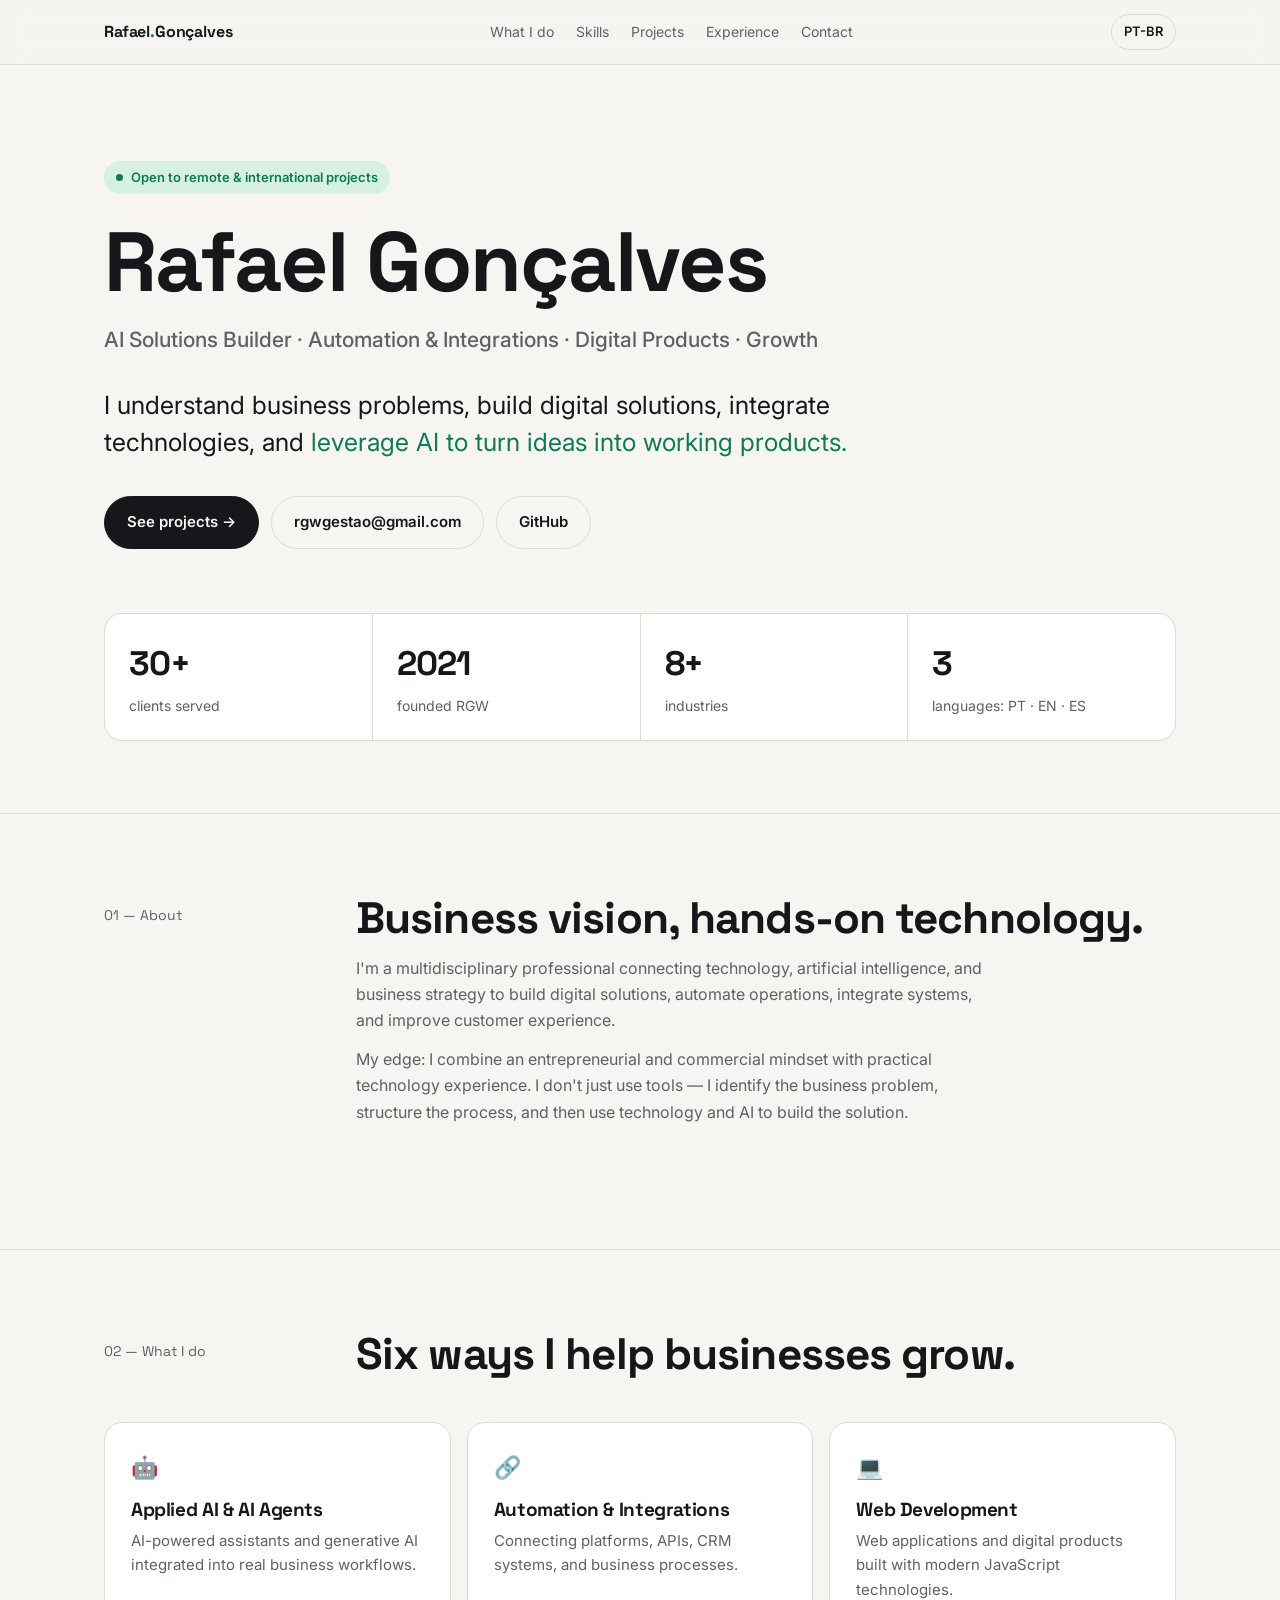
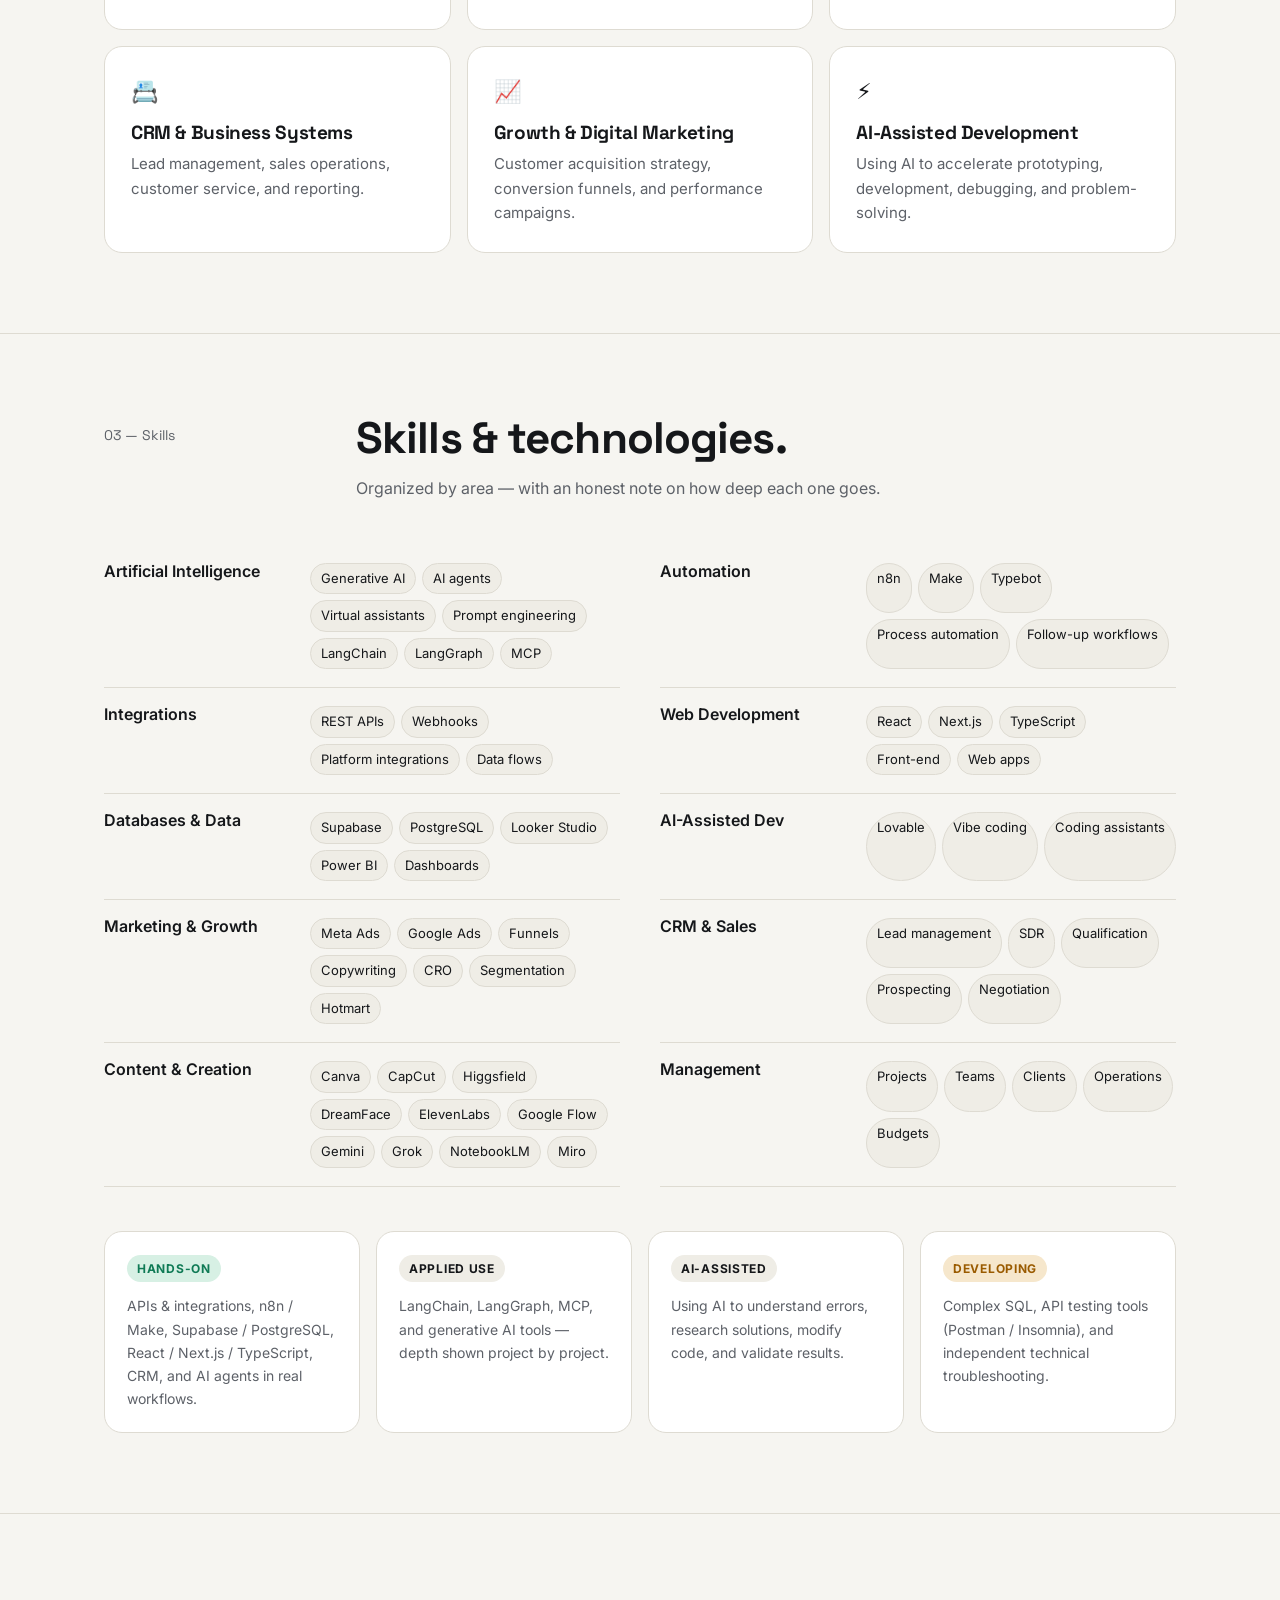
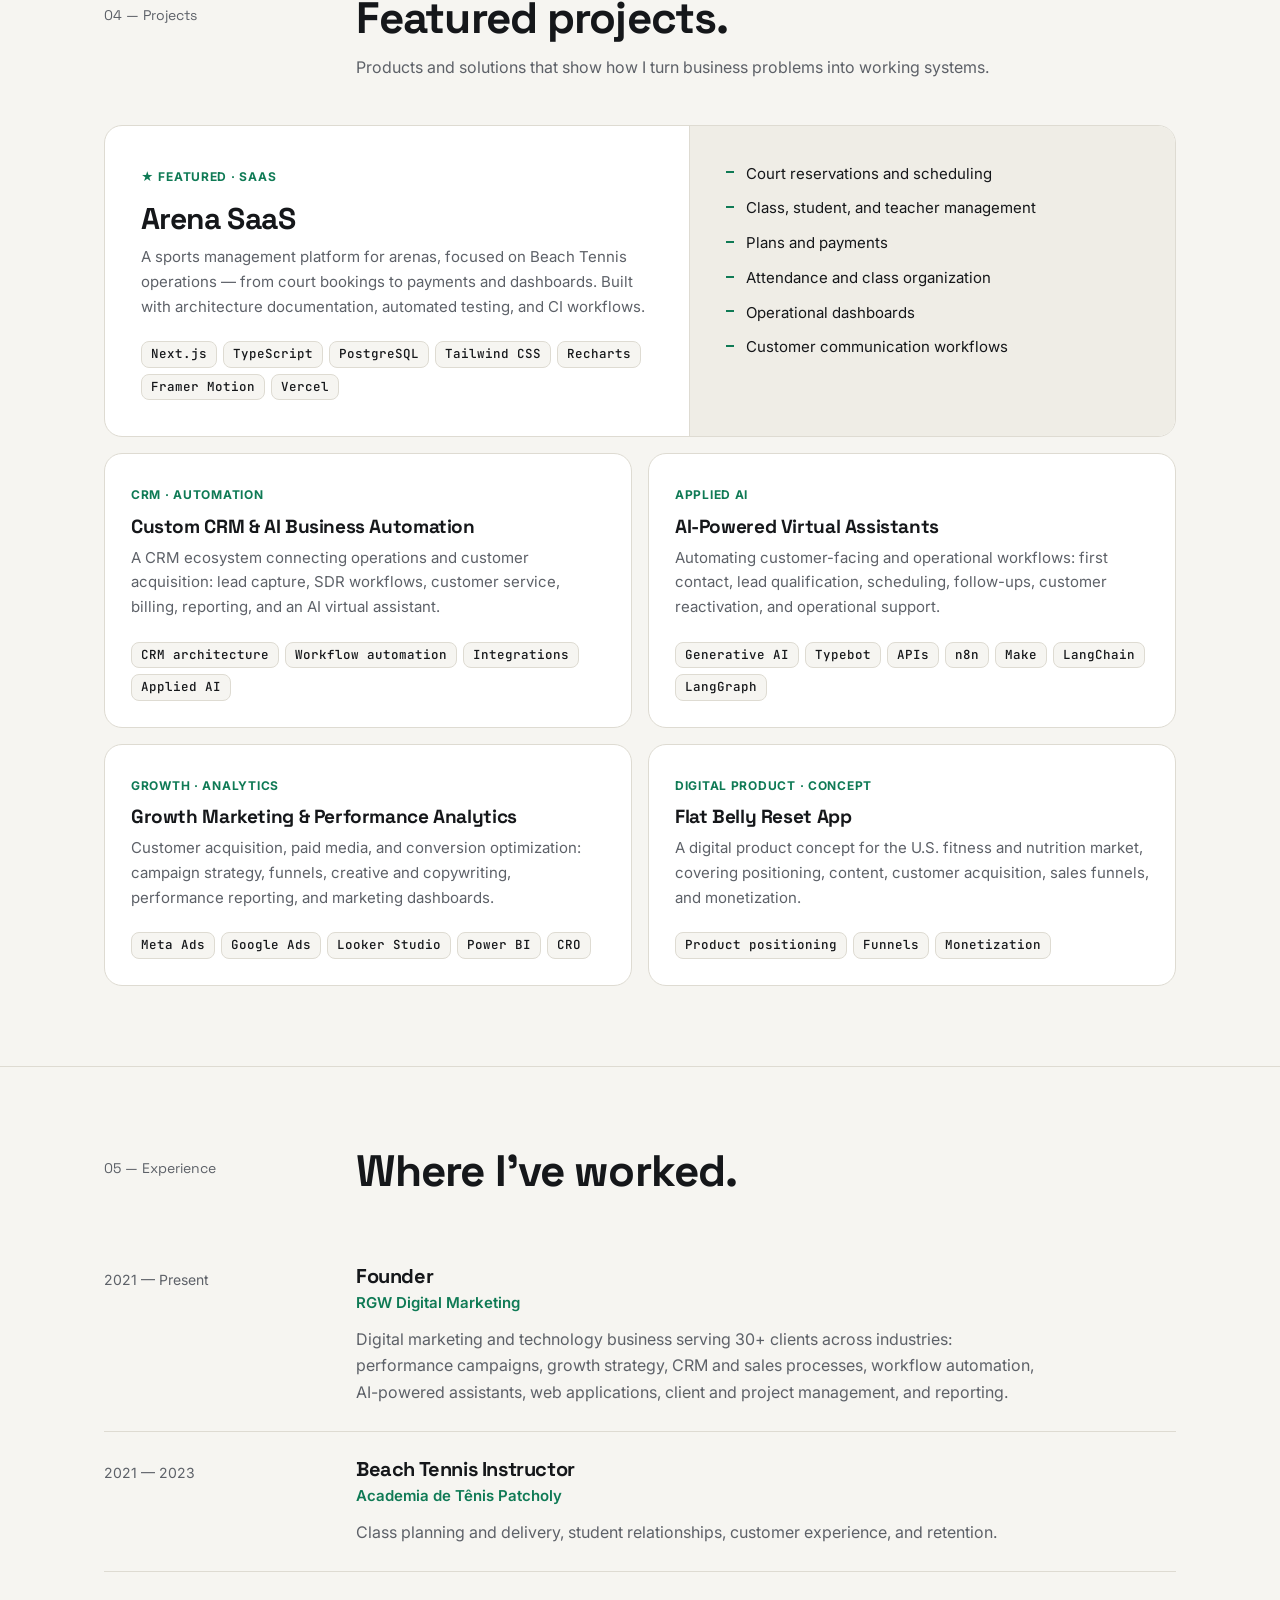
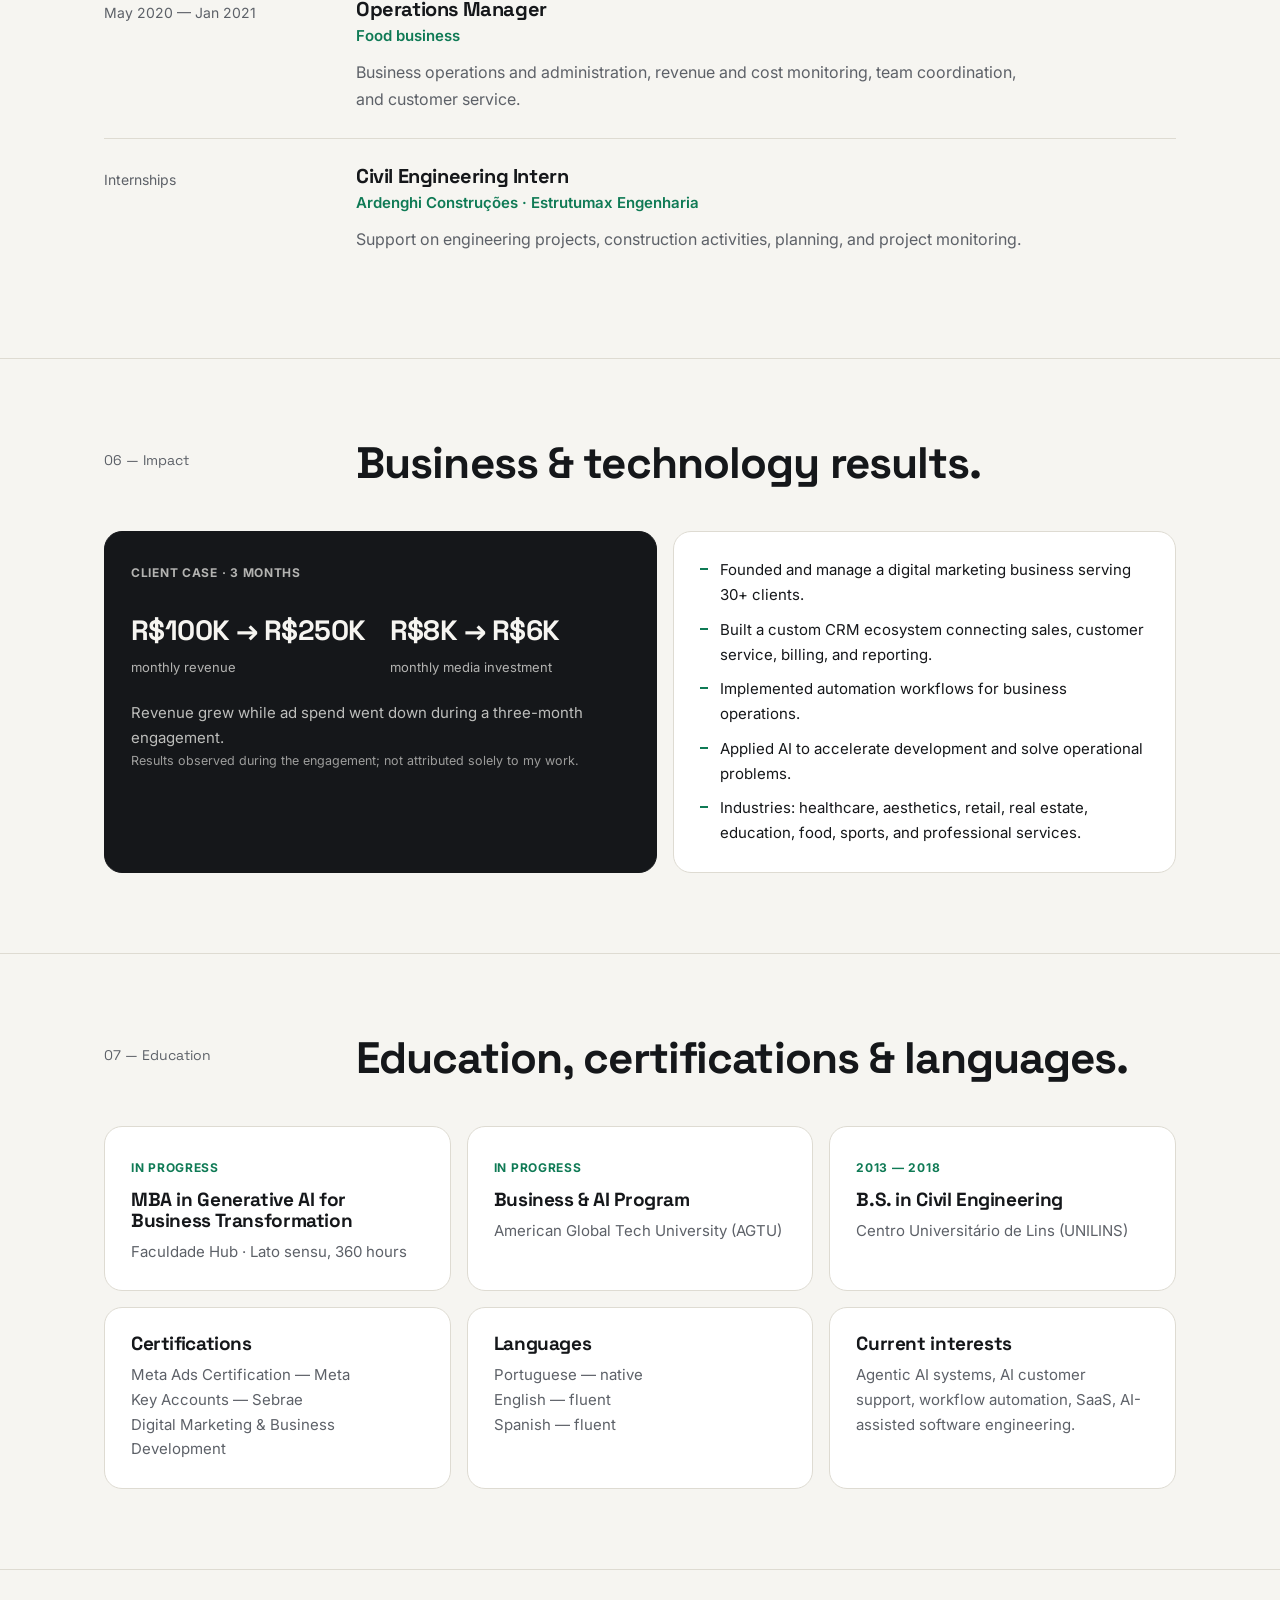
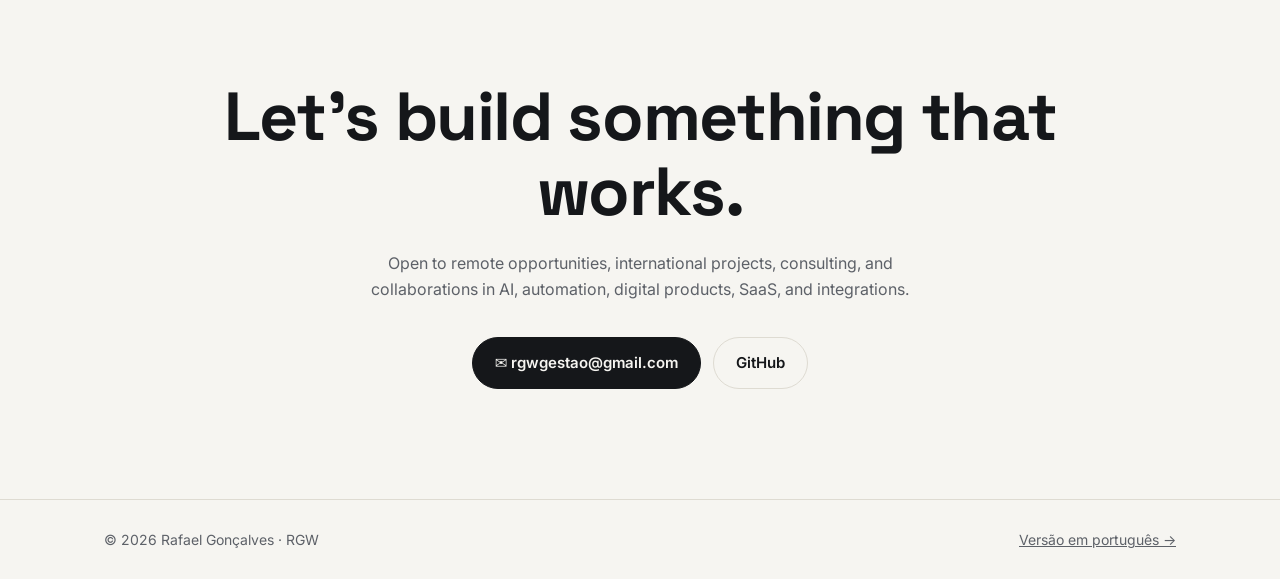
<file: index.html>
<!doctype html>
<html lang="en" class="no-js">
<head>
  <meta charset="utf-8">
  <meta name="viewport" content="width=device-width, initial-scale=1">
  <title>Rafael Gonçalves — AI Solutions Builder</title>
  <meta name="description" content="Rafael Gonçalves — AI Solutions Builder. Applied AI, AI agents, automation, API integrations, CRM development, web applications, and growth marketing.">
  <meta property="og:title" content="Rafael Gonçalves — AI Solutions Builder">
  <meta property="og:description" content="I understand business problems, build digital solutions, integrate technologies, and leverage AI to turn ideas into working products.">
  <meta property="og:type" content="website">
  <link rel="alternate" hreflang="pt-BR" href="https://rgwgestao-art.github.io/pt/">
  <link rel="alternate" hreflang="en" href="https://rgwgestao-art.github.io/">
  <link rel="icon" href="data:image/svg+xml,<svg xmlns='http://www.w3.org/2000/svg' viewBox='0 0 100 100'><rect width='100' height='100' rx='24' fill='%2315171a'/><text x='50' y='66' font-size='52' text-anchor='middle' fill='%236ee7b0' font-family='Arial' font-weight='700'>RG</text></svg>">
  <link rel="preconnect" href="https://fonts.googleapis.com">
  <link rel="preconnect" href="https://fonts.gstatic.com" crossorigin>
  <link href="https://fonts.googleapis.com/css2?family=Inter:wght@400;500;600;700&family=JetBrains+Mono:wght@500&family=Space+Grotesk:wght@500;700&display=swap" rel="stylesheet">
  <link rel="stylesheet" href="assets/style.css">
</head>
<body>

<nav class="nav">
  <div class="wrap">
    <a class="brand" href="#top">Rafael<span>.</span>Gonçalves</a>
    <ul>
      <li><a href="#services">What I do</a></li>
      <li><a href="#skills">Skills</a></li>
      <li><a href="#projects">Projects</a></li>
      <li><a href="#experience">Experience</a></li>
      <li><a href="#contact">Contact</a></li>
    </ul>
    <a class="lang" href="pt/" hreflang="pt-BR" title="Ver em português">PT-BR</a>
  </div>
</nav>

<header class="hero" id="top">
  <div class="wrap">
    <span class="eyebrow reveal">Open to remote & international projects</span>
    <h1 class="reveal" style="--d:80ms">Rafael Gonçalves</h1>
    <p class="role reveal" style="--d:140ms">AI Solutions Builder · Automation &amp; Integrations · Digital Products · Growth</p>
    <p class="pitch reveal" style="--d:200ms">I understand business problems, build digital solutions, integrate technologies, and <em>leverage AI to turn ideas into working products.</em></p>
    <div class="cta reveal" style="--d:260ms">
      <a class="btn primary" href="#projects">See projects →</a>
      <a class="btn" href="mailto:rgwgestao@gmail.com">rgwgestao@gmail.com</a>
      <a class="btn" href="https://github.com/rgwgestao-art" target="_blank" rel="noopener">GitHub</a>
    </div>
    <div class="stats reveal" style="--d:320ms">
      <div class="stat"><b>30+</b><span>clients served</span></div>
      <div class="stat"><b>2021</b><span>founded RGW</span></div>
      <div class="stat"><b>8+</b><span>industries</span></div>
      <div class="stat"><b>3</b><span>languages: PT · EN · ES</span></div>
    </div>
  </div>
</header>

<section id="about">
  <div class="wrap">
    <div class="sec-head">
      <div class="num">01 — About</div>
      <div>
        <h2 class="reveal">Business vision, hands-on technology.</h2>
        <p class="reveal">I'm a multidisciplinary professional connecting technology, artificial intelligence, and business strategy to build digital solutions, automate operations, integrate systems, and improve customer experience.</p>
        <p class="reveal">My edge: I combine an entrepreneurial and commercial mindset with practical technology experience. I don't just use tools — I identify the business problem, structure the process, and then use technology and AI to build the solution.</p>
      </div>
    </div>
  </div>
</section>

<section id="services">
  <div class="wrap">
    <div class="sec-head">
      <div class="num">02 — What I do</div>
      <h2 class="reveal">Six ways I help businesses grow.</h2>
    </div>
    <div class="grid g3">
      <article class="card reveal"><span class="ico">🤖</span><h3>Applied AI &amp; AI Agents</h3><p>AI-powered assistants and generative AI integrated into real business workflows.</p></article>
      <article class="card reveal" style="--d:60ms"><span class="ico">🔗</span><h3>Automation &amp; Integrations</h3><p>Connecting platforms, APIs, CRM systems, and business processes.</p></article>
      <article class="card reveal" style="--d:120ms"><span class="ico">💻</span><h3>Web Development</h3><p>Web applications and digital products built with modern JavaScript technologies.</p></article>
      <article class="card reveal"><span class="ico">📇</span><h3>CRM &amp; Business Systems</h3><p>Lead management, sales operations, customer service, and reporting.</p></article>
      <article class="card reveal" style="--d:60ms"><span class="ico">📈</span><h3>Growth &amp; Digital Marketing</h3><p>Customer acquisition strategy, conversion funnels, and performance campaigns.</p></article>
      <article class="card reveal" style="--d:120ms"><span class="ico">⚡</span><h3>AI-Assisted Development</h3><p>Using AI to accelerate prototyping, development, debugging, and problem-solving.</p></article>
    </div>
  </div>
</section>

<section id="skills">
  <div class="wrap">
    <div class="sec-head">
      <div class="num">03 — Skills</div>
      <div>
        <h2 class="reveal">Skills &amp; technologies.</h2>
        <p class="reveal">Organized by area — with an honest note on how deep each one goes.</p>
      </div>
    </div>
    <div class="skills">
      <div class="skill reveal"><h3>Artificial Intelligence</h3><div class="tags"><span class="tag">Generative AI</span><span class="tag">AI agents</span><span class="tag">Virtual assistants</span><span class="tag">Prompt engineering</span><span class="tag">LangChain</span><span class="tag">LangGraph</span><span class="tag">MCP</span></div></div>
      <div class="skill reveal"><h3>Automation</h3><div class="tags"><span class="tag">n8n</span><span class="tag">Make</span><span class="tag">Typebot</span><span class="tag">Process automation</span><span class="tag">Follow-up workflows</span></div></div>
      <div class="skill reveal"><h3>Integrations</h3><div class="tags"><span class="tag">REST APIs</span><span class="tag">Webhooks</span><span class="tag">Platform integrations</span><span class="tag">Data flows</span></div></div>
      <div class="skill reveal"><h3>Web Development</h3><div class="tags"><span class="tag">React</span><span class="tag">Next.js</span><span class="tag">TypeScript</span><span class="tag">Front-end</span><span class="tag">Web apps</span></div></div>
      <div class="skill reveal"><h3>Databases &amp; Data</h3><div class="tags"><span class="tag">Supabase</span><span class="tag">PostgreSQL</span><span class="tag">Looker Studio</span><span class="tag">Power BI</span><span class="tag">Dashboards</span></div></div>
      <div class="skill reveal"><h3>AI-Assisted Dev</h3><div class="tags"><span class="tag">Lovable</span><span class="tag">Vibe coding</span><span class="tag">Coding assistants</span></div></div>
      <div class="skill reveal"><h3>Marketing &amp; Growth</h3><div class="tags"><span class="tag">Meta Ads</span><span class="tag">Google Ads</span><span class="tag">Funnels</span><span class="tag">Copywriting</span><span class="tag">CRO</span><span class="tag">Segmentation</span><span class="tag">Hotmart</span></div></div>
      <div class="skill reveal"><h3>CRM &amp; Sales</h3><div class="tags"><span class="tag">Lead management</span><span class="tag">SDR</span><span class="tag">Qualification</span><span class="tag">Prospecting</span><span class="tag">Negotiation</span></div></div>
      <div class="skill reveal"><h3>Content &amp; Creation</h3><div class="tags"><span class="tag">Canva</span><span class="tag">CapCut</span><span class="tag">Higgsfield</span><span class="tag">DreamFace</span><span class="tag">ElevenLabs</span><span class="tag">Google Flow</span><span class="tag">Gemini</span><span class="tag">Grok</span><span class="tag">NotebookLM</span><span class="tag">Miro</span></div></div>
      <div class="skill reveal"><h3>Management</h3><div class="tags"><span class="tag">Projects</span><span class="tag">Teams</span><span class="tag">Clients</span><span class="tag">Operations</span><span class="tag">Budgets</span></div></div>
    </div>

    <div class="levels">
      <div class="level l1 reveal"><span class="badge">Hands-on</span><p>APIs &amp; integrations, n8n / Make, Supabase / PostgreSQL, React / Next.js / TypeScript, CRM, and AI agents in real workflows.</p></div>
      <div class="level l2 reveal" style="--d:60ms"><span class="badge">Applied use</span><p>LangChain, LangGraph, MCP, and generative AI tools — depth shown project by project.</p></div>
      <div class="level l3 reveal" style="--d:120ms"><span class="badge">AI-assisted</span><p>Using AI to understand errors, research solutions, modify code, and validate results.</p></div>
      <div class="level l4 reveal" style="--d:180ms"><span class="badge">Developing</span><p>Complex SQL, API testing tools (Postman / Insomnia), and independent technical troubleshooting.</p></div>
    </div>
  </div>
</section>

<section id="projects">
  <div class="wrap">
    <div class="sec-head">
      <div class="num">04 — Projects</div>
      <div>
        <h2 class="reveal">Featured projects.</h2>
        <p class="reveal">Products and solutions that show how I turn business problems into working systems.</p>
      </div>
    </div>

    <article class="card project-feature reveal">
      <div class="body">
        <span class="star">★ Featured · SaaS</span>
        <h3>Arena SaaS</h3>
        <p>A sports management platform for arenas, focused on Beach Tennis operations — from court bookings to payments and dashboards. Built with architecture documentation, automated testing, and CI workflows.</p>
        <div class="stack"><code>Next.js</code><code>TypeScript</code><code>PostgreSQL</code><code>Tailwind CSS</code><code>Recharts</code><code>Framer Motion</code><code>Vercel</code></div>
      </div>
      <div class="side">
        <ul class="list">
          <li>Court reservations and scheduling</li>
          <li>Class, student, and teacher management</li>
          <li>Plans and payments</li>
          <li>Attendance and class organization</li>
          <li>Operational dashboards</li>
          <li>Customer communication workflows</li>
        </ul>
      </div>
    </article>

    <div class="grid g2">
      <article class="card reveal">
        <span class="star">CRM · Automation</span>
        <h3 style="margin-top:10px">Custom CRM &amp; AI Business Automation</h3>
        <p>A CRM ecosystem connecting operations and customer acquisition: lead capture, SDR workflows, customer service, billing, reporting, and an AI virtual assistant.</p>
        <div class="stack"><code>CRM architecture</code><code>Workflow automation</code><code>Integrations</code><code>Applied AI</code></div>
      </article>
      <article class="card reveal" style="--d:60ms">
        <span class="star">Applied AI</span>
        <h3 style="margin-top:10px">AI-Powered Virtual Assistants</h3>
        <p>Automating customer-facing and operational workflows: first contact, lead qualification, scheduling, follow-ups, customer reactivation, and operational support.</p>
        <div class="stack"><code>Generative AI</code><code>Typebot</code><code>APIs</code><code>n8n</code><code>Make</code><code>LangChain</code><code>LangGraph</code></div>
      </article>
      <article class="card reveal">
        <span class="star">Growth · Analytics</span>
        <h3 style="margin-top:10px">Growth Marketing &amp; Performance Analytics</h3>
        <p>Customer acquisition, paid media, and conversion optimization: campaign strategy, funnels, creative and copywriting, performance reporting, and marketing dashboards.</p>
        <div class="stack"><code>Meta Ads</code><code>Google Ads</code><code>Looker Studio</code><code>Power BI</code><code>CRO</code></div>
      </article>
      <article class="card reveal" style="--d:60ms">
        <span class="star">Digital product · Concept</span>
        <h3 style="margin-top:10px">Flat Belly Reset App</h3>
        <p>A digital product concept for the U.S. fitness and nutrition market, covering positioning, content, customer acquisition, sales funnels, and monetization.</p>
        <div class="stack"><code>Product positioning</code><code>Funnels</code><code>Monetization</code></div>
      </article>
    </div>
  </div>
</section>

<section id="experience">
  <div class="wrap">
    <div class="sec-head">
      <div class="num">05 — Experience</div>
      <h2 class="reveal">Where I've worked.</h2>
    </div>
    <div class="timeline">
      <div class="job reveal"><div class="when">2021 — Present</div><div><h3>Founder</h3><div class="org">RGW Digital Marketing</div><p>Digital marketing and technology business serving 30+ clients across industries: performance campaigns, growth strategy, CRM and sales processes, workflow automation, AI-powered assistants, web applications, client and project management, and reporting.</p></div></div>
      <div class="job reveal"><div class="when">2021 — 2023</div><div><h3>Beach Tennis Instructor</h3><div class="org">Academia de Tênis Patcholy</div><p>Class planning and delivery, student relationships, customer experience, and retention.</p></div></div>
      <div class="job reveal"><div class="when">May 2020 — Jan 2021</div><div><h3>Operations Manager</h3><div class="org">Food business</div><p>Business operations and administration, revenue and cost monitoring, team coordination, and customer service.</p></div></div>
      <div class="job reveal"><div class="when">Internships</div><div><h3>Civil Engineering Intern</h3><div class="org">Ardenghi Construções · Estrutumax Engenharia</div><p>Support on engineering projects, construction activities, planning, and project monitoring.</p></div></div>
    </div>
  </div>
</section>

<section id="impact">
  <div class="wrap">
    <div class="sec-head">
      <div class="num">06 — Impact</div>
      <h2 class="reveal">Business &amp; technology results.</h2>
    </div>
    <div class="impact">
      <article class="card case reveal">
        <span class="star" style="color:inherit;opacity:.7">Client case · 3 months</span>
        <div class="nums">
          <div><b>R$100K → R$250K</b><span>monthly revenue</span></div>
          <div><b>R$8K → R$6K</b><span>monthly media investment</span></div>
        </div>
        <p>Revenue grew while ad spend went down during a three-month engagement.</p>
        <small>Results observed during the engagement; not attributed solely to my work.</small>
      </article>
      <article class="card reveal" style="--d:60ms">
        <ul class="list">
          <li>Founded and manage a digital marketing business serving 30+ clients.</li>
          <li>Built a custom CRM ecosystem connecting sales, customer service, billing, and reporting.</li>
          <li>Implemented automation workflows for business operations.</li>
          <li>Applied AI to accelerate development and solve operational problems.</li>
          <li>Industries: healthcare, aesthetics, retail, real estate, education, food, sports, and professional services.</li>
        </ul>
      </article>
    </div>
  </div>
</section>

<section id="education">
  <div class="wrap">
    <div class="sec-head">
      <div class="num">07 — Education</div>
      <h2 class="reveal">Education, certifications &amp; languages.</h2>
    </div>
    <div class="grid g3">
      <article class="card reveal"><span class="star">In progress</span><h3 style="margin-top:10px">MBA in Generative AI for Business Transformation</h3><p>Faculdade Hub · Lato sensu, 360 hours</p></article>
      <article class="card reveal" style="--d:60ms"><span class="star">In progress</span><h3 style="margin-top:10px">Business &amp; AI Program</h3><p>American Global Tech University (AGTU)</p></article>
      <article class="card reveal" style="--d:120ms"><span class="star">2013 — 2018</span><h3 style="margin-top:10px">B.S. in Civil Engineering</h3><p>Centro Universitário de Lins (UNILINS)</p></article>
      <article class="card reveal"><h3>Certifications</h3><p>Meta Ads Certification — Meta<br>Key Accounts — Sebrae<br>Digital Marketing &amp; Business Development</p></article>
      <article class="card reveal" style="--d:60ms"><h3>Languages</h3><p>Portuguese — native<br>English — fluent<br>Spanish — fluent</p></article>
      <article class="card reveal" style="--d:120ms"><h3>Current interests</h3><p>Agentic AI systems, AI customer support, workflow automation, SaaS, AI-assisted software engineering.</p></article>
    </div>
  </div>
</section>

<section class="contact" id="contact">
  <div class="wrap">
    <h2 class="reveal">Let's build something that works.</h2>
    <p class="reveal">Open to remote opportunities, international projects, consulting, and collaborations in AI, automation, digital products, SaaS, and integrations.</p>
    <div class="cta reveal">
      <a class="btn primary" href="mailto:rgwgestao@gmail.com">✉️ rgwgestao@gmail.com</a>
      <a class="btn" href="https://github.com/rgwgestao-art" target="_blank" rel="noopener">GitHub</a>
    </div>
  </div>
</section>

<footer>
  <div class="wrap">
    <span>© <span id="year">2026</span> Rafael Gonçalves · RGW</span>
    <a href="pt/" hreflang="pt-BR">Versão em português →</a>
  </div>
</footer>

<script src="assets/main.js" defer></script>
</body>
</html>
</file>
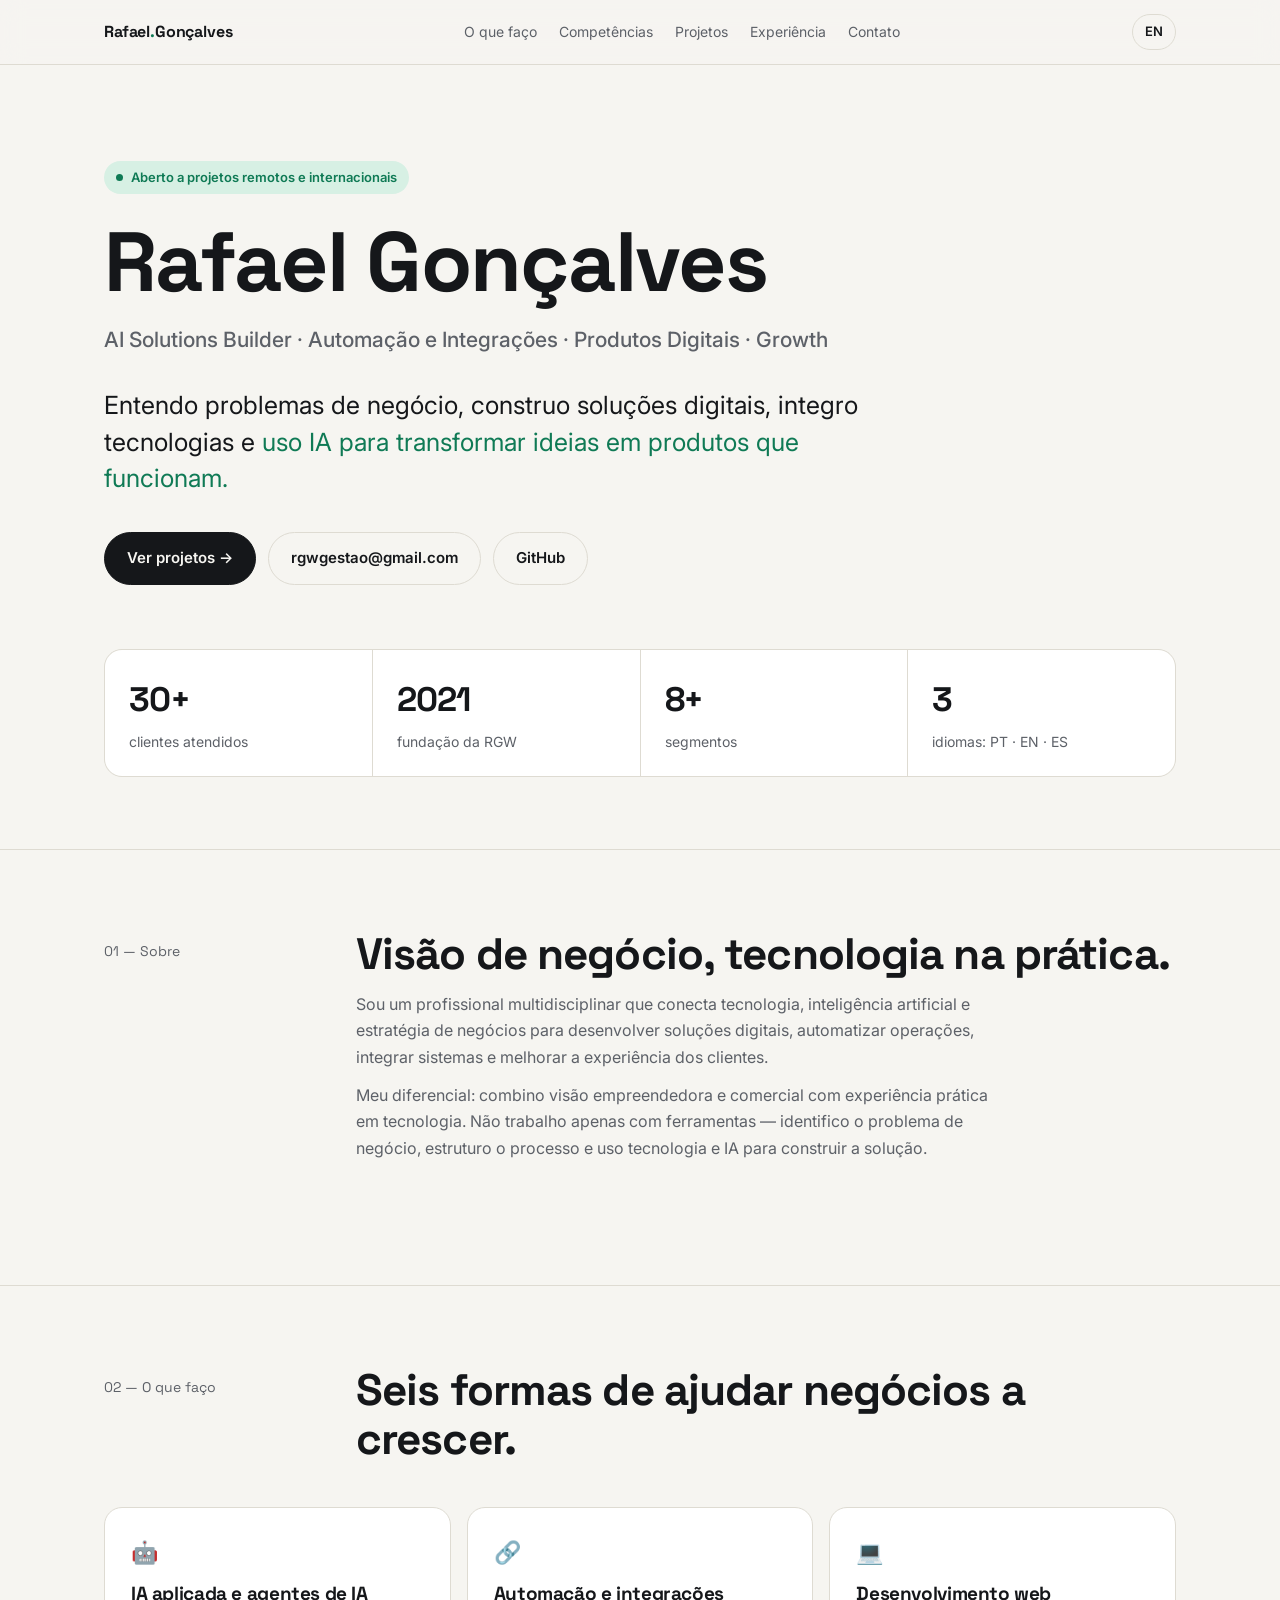
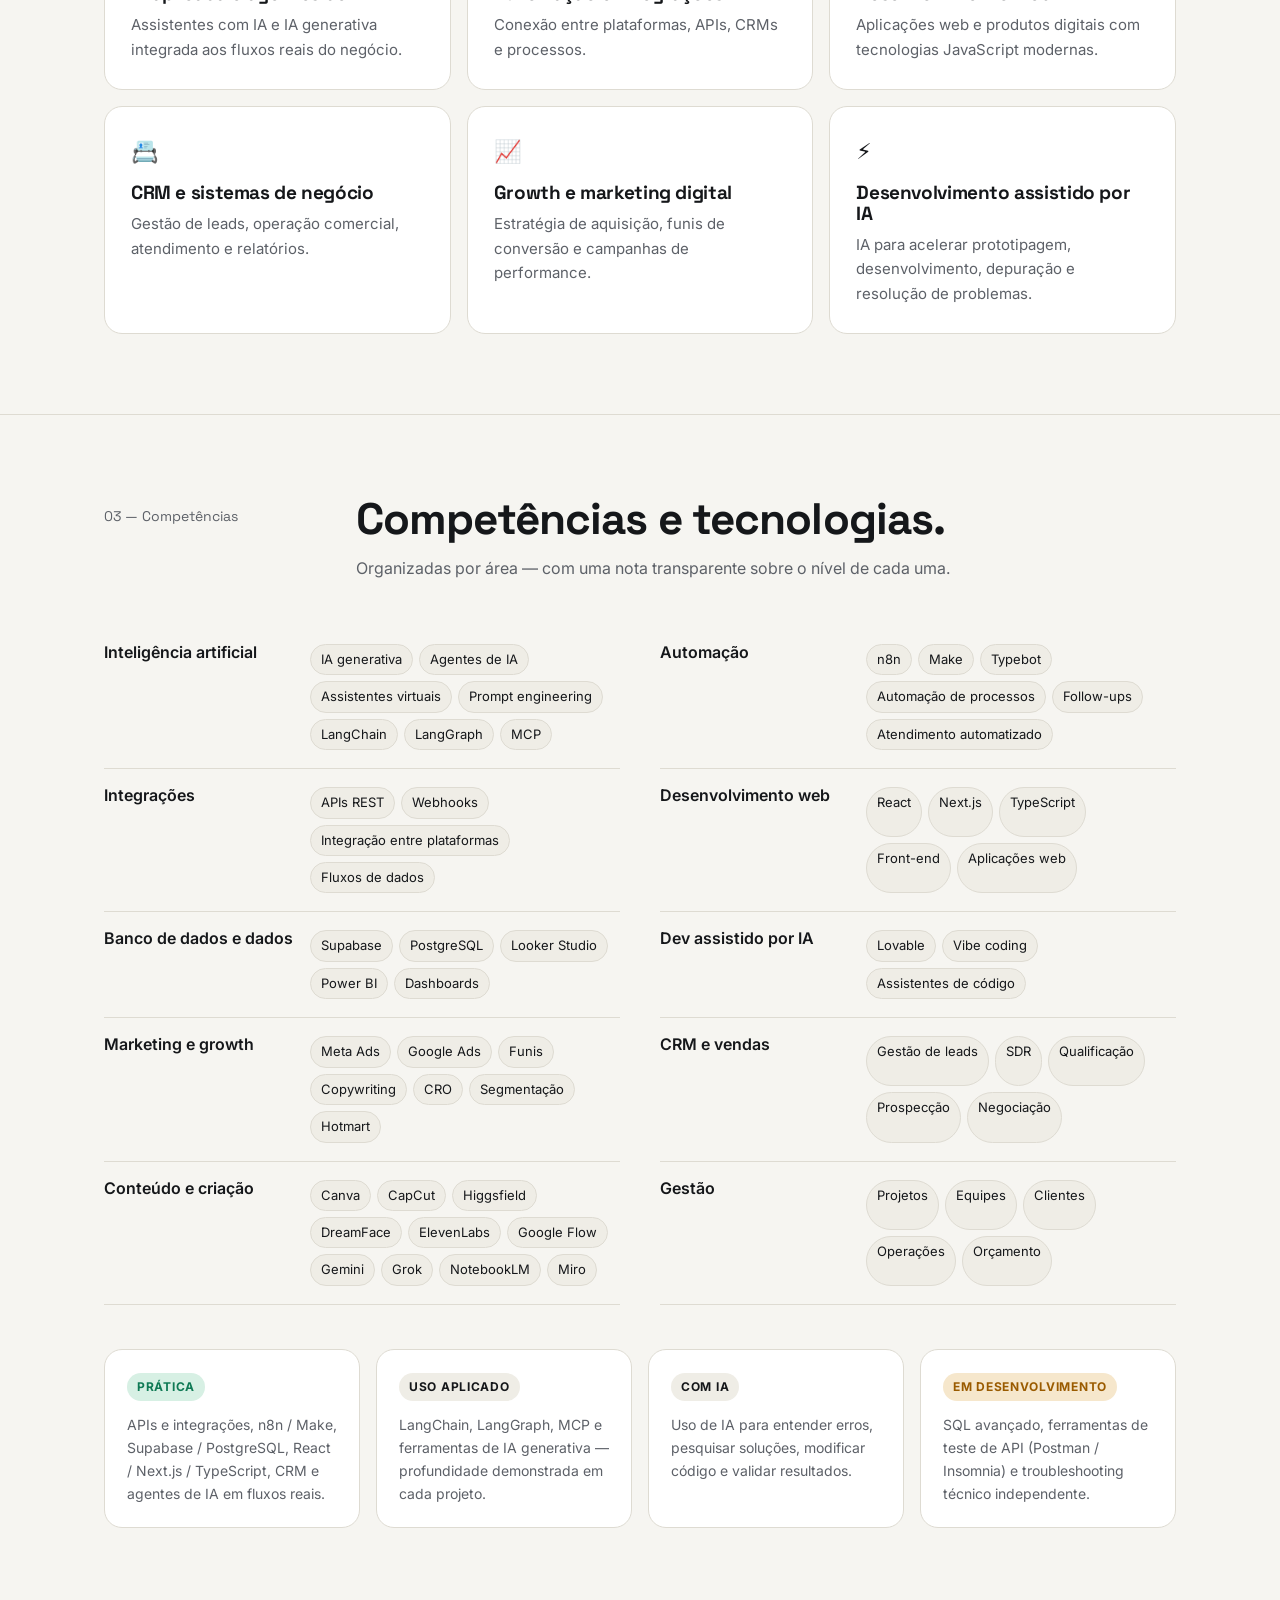
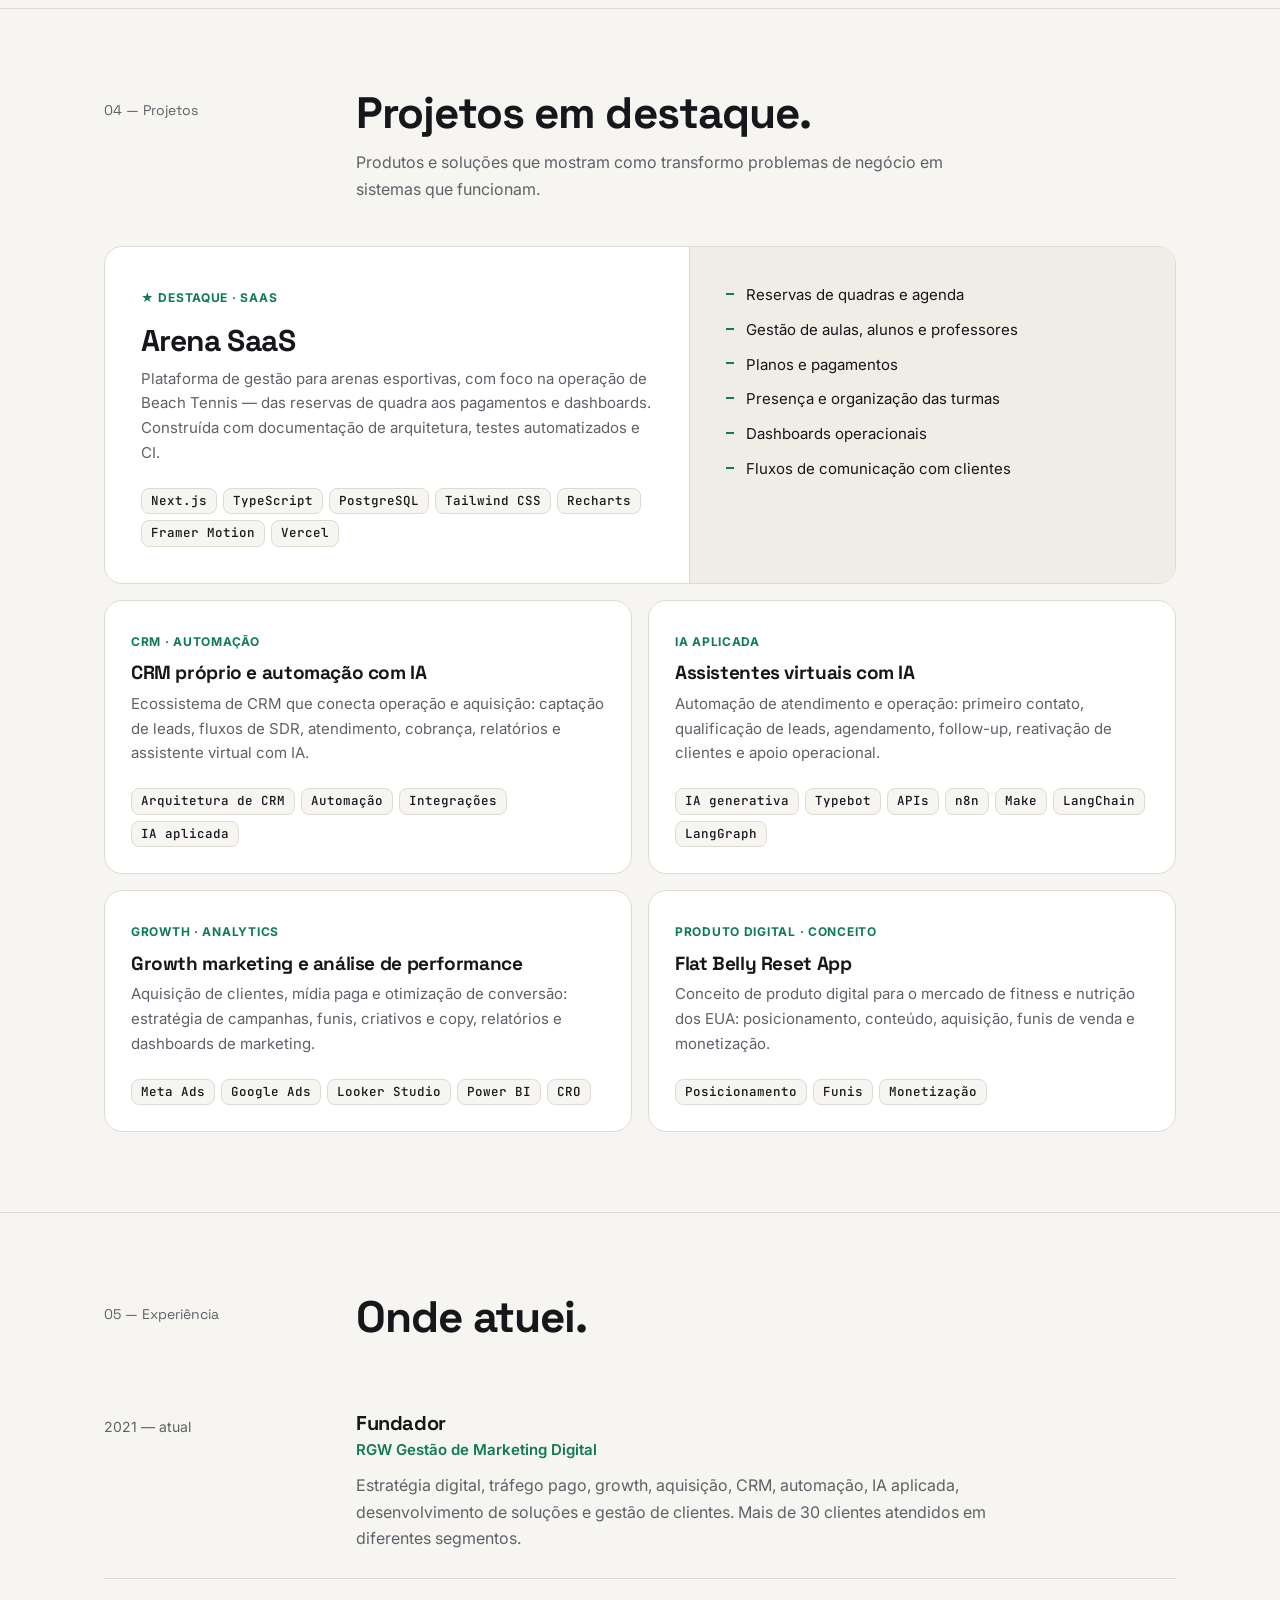
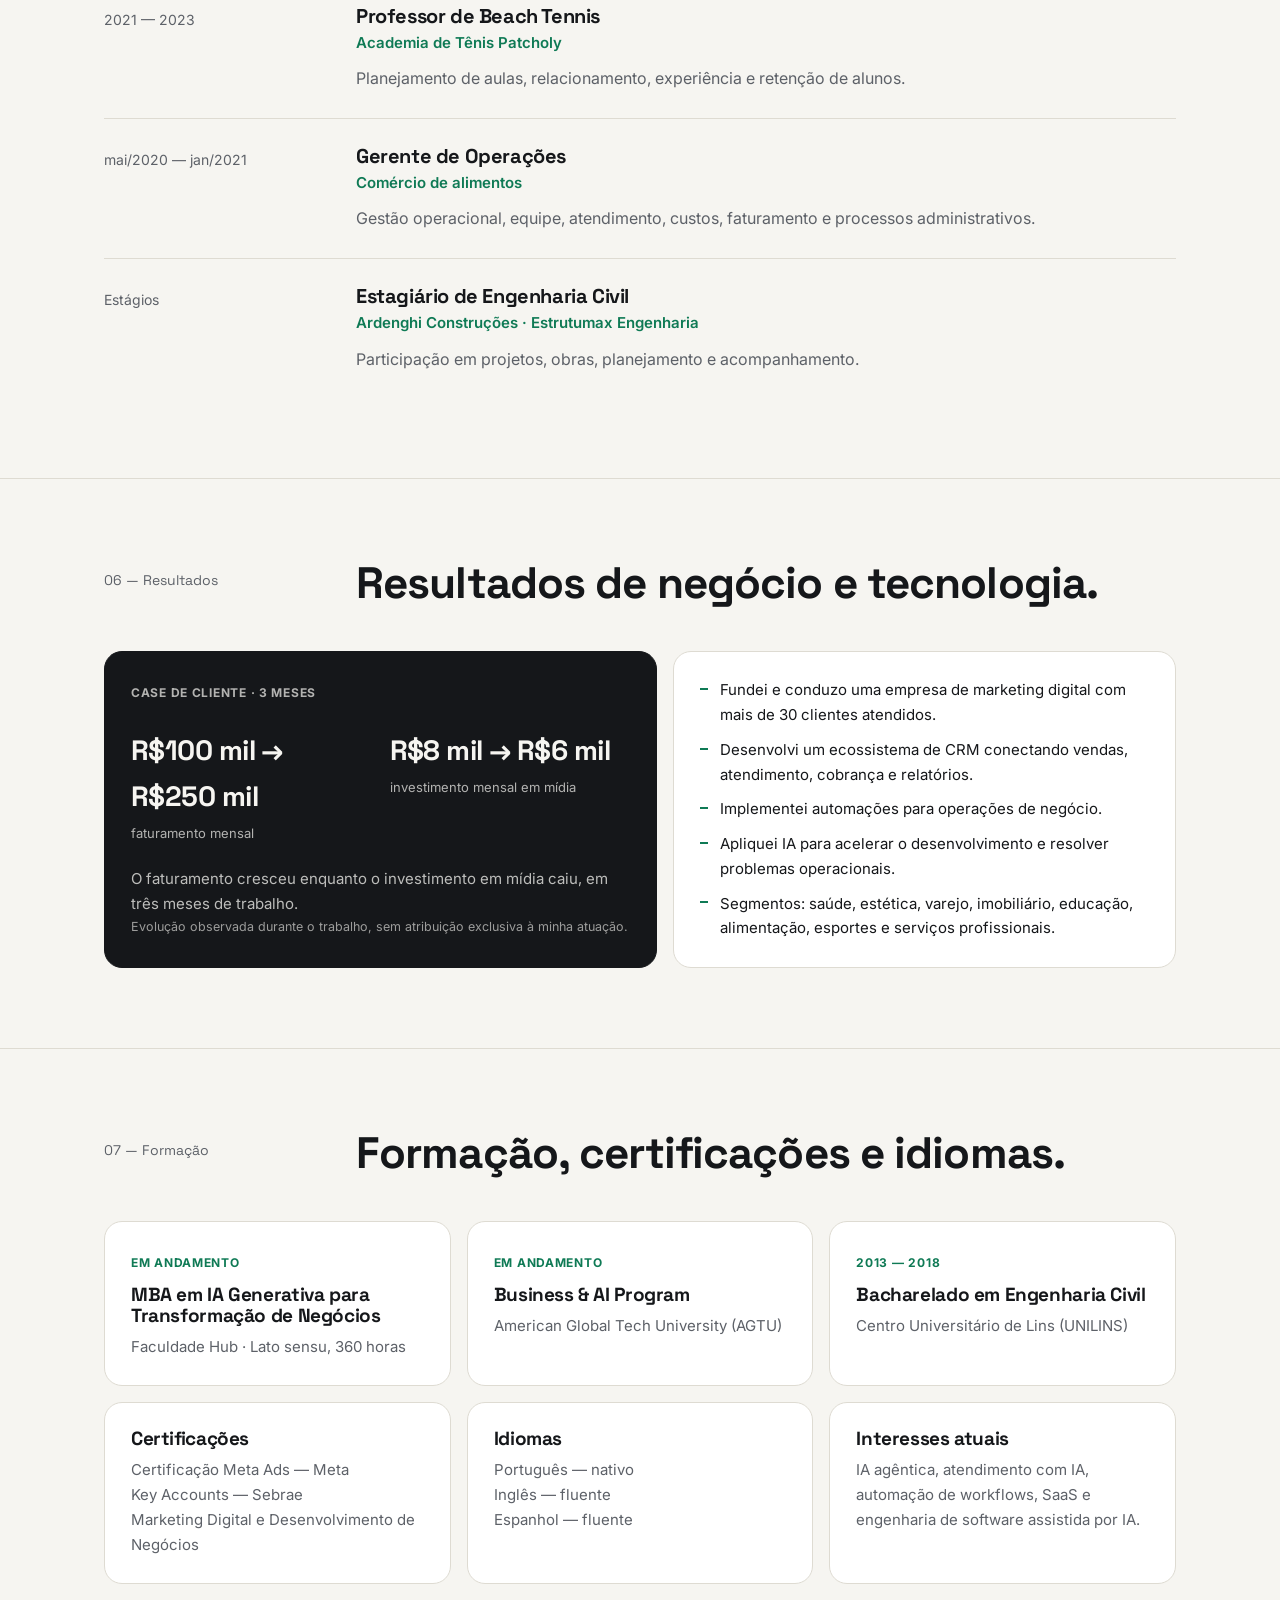
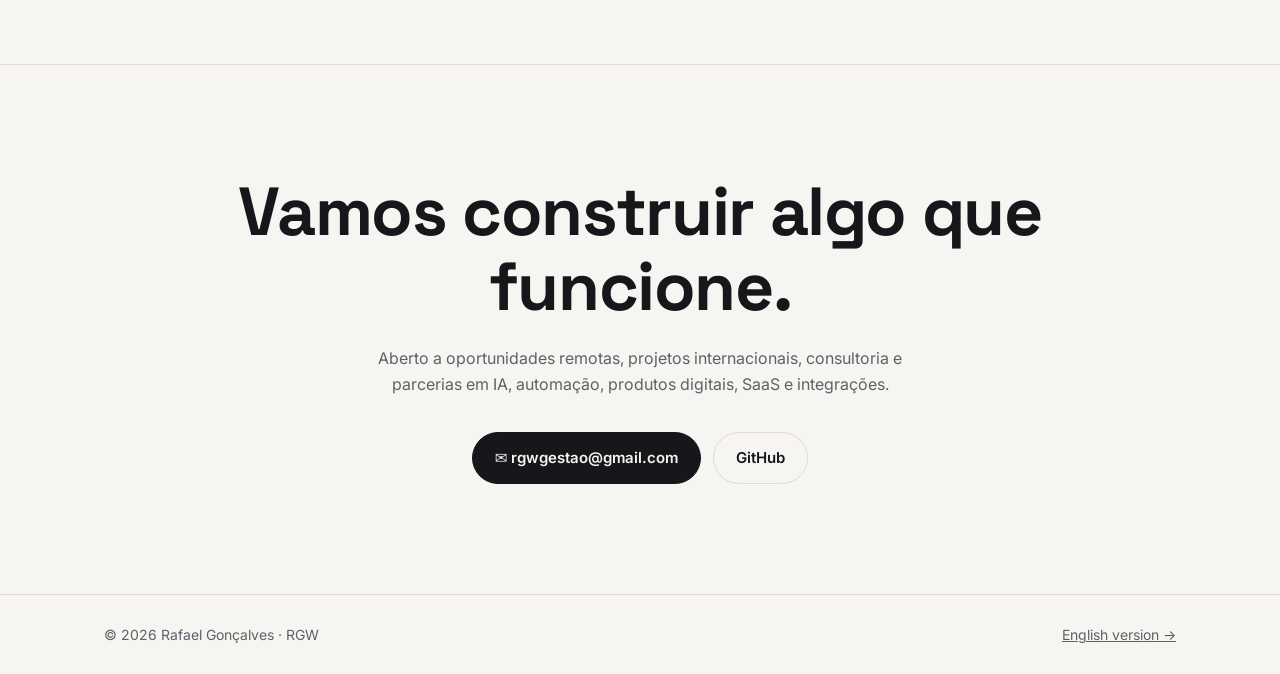
<file: pt/index.html>
<!doctype html>
<html lang="pt-BR" class="no-js">
<head>
  <meta charset="utf-8">
  <meta name="viewport" content="width=device-width, initial-scale=1">
  <title>Rafael Gonçalves — AI Solutions Builder</title>
  <meta name="description" content="Rafael Gonçalves — AI Solutions Builder. IA aplicada, agentes de IA, automação, integrações de API, desenvolvimento de CRM, aplicações web e growth marketing.">
  <meta property="og:title" content="Rafael Gonçalves — AI Solutions Builder">
  <meta property="og:description" content="Entendo problemas de negócio, construo soluções digitais, integro tecnologias e uso IA para transformar ideias em produtos que funcionam.">
  <meta property="og:type" content="website">
  <link rel="alternate" hreflang="en" href="https://rgwgestao-art.github.io/">
  <link rel="alternate" hreflang="pt-BR" href="https://rgwgestao-art.github.io/pt/">
  <link rel="icon" href="data:image/svg+xml,<svg xmlns='http://www.w3.org/2000/svg' viewBox='0 0 100 100'><rect width='100' height='100' rx='24' fill='%2315171a'/><text x='50' y='66' font-size='52' text-anchor='middle' fill='%236ee7b0' font-family='Arial' font-weight='700'>RG</text></svg>">
  <link rel="preconnect" href="https://fonts.googleapis.com">
  <link rel="preconnect" href="https://fonts.gstatic.com" crossorigin>
  <link href="https://fonts.googleapis.com/css2?family=Inter:wght@400;500;600;700&family=JetBrains+Mono:wght@500&family=Space+Grotesk:wght@500;700&display=swap" rel="stylesheet">
  <link rel="stylesheet" href="../assets/style.css">
</head>
<body>

<nav class="nav">
  <div class="wrap">
    <a class="brand" href="#top">Rafael<span>.</span>Gonçalves</a>
    <ul>
      <li><a href="#services">O que faço</a></li>
      <li><a href="#skills">Competências</a></li>
      <li><a href="#projects">Projetos</a></li>
      <li><a href="#experience">Experiência</a></li>
      <li><a href="#contact">Contato</a></li>
    </ul>
    <a class="lang" href="../" hreflang="en" title="View in English">EN</a>
  </div>
</nav>

<header class="hero" id="top">
  <div class="wrap">
    <span class="eyebrow reveal">Aberto a projetos remotos e internacionais</span>
    <h1 class="reveal" style="--d:80ms">Rafael Gonçalves</h1>
    <p class="role reveal" style="--d:140ms">AI Solutions Builder · Automação e Integrações · Produtos Digitais · Growth</p>
    <p class="pitch reveal" style="--d:200ms">Entendo problemas de negócio, construo soluções digitais, integro tecnologias e <em>uso IA para transformar ideias em produtos que funcionam.</em></p>
    <div class="cta reveal" style="--d:260ms">
      <a class="btn primary" href="#projects">Ver projetos →</a>
      <a class="btn" href="mailto:rgwgestao@gmail.com">rgwgestao@gmail.com</a>
      <a class="btn" href="https://github.com/rgwgestao-art" target="_blank" rel="noopener">GitHub</a>
    </div>
    <div class="stats reveal" style="--d:320ms">
      <div class="stat"><b>30+</b><span>clientes atendidos</span></div>
      <div class="stat"><b>2021</b><span>fundação da RGW</span></div>
      <div class="stat"><b>8+</b><span>segmentos</span></div>
      <div class="stat"><b>3</b><span>idiomas: PT · EN · ES</span></div>
    </div>
  </div>
</header>

<section id="about">
  <div class="wrap">
    <div class="sec-head">
      <div class="num">01 — Sobre</div>
      <div>
        <h2 class="reveal">Visão de negócio, tecnologia na prática.</h2>
        <p class="reveal">Sou um profissional multidisciplinar que conecta tecnologia, inteligência artificial e estratégia de negócios para desenvolver soluções digitais, automatizar operações, integrar sistemas e melhorar a experiência dos clientes.</p>
        <p class="reveal">Meu diferencial: combino visão empreendedora e comercial com experiência prática em tecnologia. Não trabalho apenas com ferramentas — identifico o problema de negócio, estruturo o processo e uso tecnologia e IA para construir a solução.</p>
      </div>
    </div>
  </div>
</section>

<section id="services">
  <div class="wrap">
    <div class="sec-head">
      <div class="num">02 — O que faço</div>
      <h2 class="reveal">Seis formas de ajudar negócios a crescer.</h2>
    </div>
    <div class="grid g3">
      <article class="card reveal"><span class="ico">🤖</span><h3>IA aplicada e agentes de IA</h3><p>Assistentes com IA e IA generativa integrada aos fluxos reais do negócio.</p></article>
      <article class="card reveal" style="--d:60ms"><span class="ico">🔗</span><h3>Automação e integrações</h3><p>Conexão entre plataformas, APIs, CRMs e processos.</p></article>
      <article class="card reveal" style="--d:120ms"><span class="ico">💻</span><h3>Desenvolvimento web</h3><p>Aplicações web e produtos digitais com tecnologias JavaScript modernas.</p></article>
      <article class="card reveal"><span class="ico">📇</span><h3>CRM e sistemas de negócio</h3><p>Gestão de leads, operação comercial, atendimento e relatórios.</p></article>
      <article class="card reveal" style="--d:60ms"><span class="ico">📈</span><h3>Growth e marketing digital</h3><p>Estratégia de aquisição, funis de conversão e campanhas de performance.</p></article>
      <article class="card reveal" style="--d:120ms"><span class="ico">⚡</span><h3>Desenvolvimento assistido por IA</h3><p>IA para acelerar prototipagem, desenvolvimento, depuração e resolução de problemas.</p></article>
    </div>
  </div>
</section>

<section id="skills">
  <div class="wrap">
    <div class="sec-head">
      <div class="num">03 — Competências</div>
      <div>
        <h2 class="reveal">Competências e tecnologias.</h2>
        <p class="reveal">Organizadas por área — com uma nota transparente sobre o nível de cada uma.</p>
      </div>
    </div>
    <div class="skills">
      <div class="skill reveal"><h3>Inteligência artificial</h3><div class="tags"><span class="tag">IA generativa</span><span class="tag">Agentes de IA</span><span class="tag">Assistentes virtuais</span><span class="tag">Prompt engineering</span><span class="tag">LangChain</span><span class="tag">LangGraph</span><span class="tag">MCP</span></div></div>
      <div class="skill reveal"><h3>Automação</h3><div class="tags"><span class="tag">n8n</span><span class="tag">Make</span><span class="tag">Typebot</span><span class="tag">Automação de processos</span><span class="tag">Follow-ups</span><span class="tag">Atendimento automatizado</span></div></div>
      <div class="skill reveal"><h3>Integrações</h3><div class="tags"><span class="tag">APIs REST</span><span class="tag">Webhooks</span><span class="tag">Integração entre plataformas</span><span class="tag">Fluxos de dados</span></div></div>
      <div class="skill reveal"><h3>Desenvolvimento web</h3><div class="tags"><span class="tag">React</span><span class="tag">Next.js</span><span class="tag">TypeScript</span><span class="tag">Front-end</span><span class="tag">Aplicações web</span></div></div>
      <div class="skill reveal"><h3>Banco de dados e dados</h3><div class="tags"><span class="tag">Supabase</span><span class="tag">PostgreSQL</span><span class="tag">Looker Studio</span><span class="tag">Power BI</span><span class="tag">Dashboards</span></div></div>
      <div class="skill reveal"><h3>Dev assistido por IA</h3><div class="tags"><span class="tag">Lovable</span><span class="tag">Vibe coding</span><span class="tag">Assistentes de código</span></div></div>
      <div class="skill reveal"><h3>Marketing e growth</h3><div class="tags"><span class="tag">Meta Ads</span><span class="tag">Google Ads</span><span class="tag">Funis</span><span class="tag">Copywriting</span><span class="tag">CRO</span><span class="tag">Segmentação</span><span class="tag">Hotmart</span></div></div>
      <div class="skill reveal"><h3>CRM e vendas</h3><div class="tags"><span class="tag">Gestão de leads</span><span class="tag">SDR</span><span class="tag">Qualificação</span><span class="tag">Prospecção</span><span class="tag">Negociação</span></div></div>
      <div class="skill reveal"><h3>Conteúdo e criação</h3><div class="tags"><span class="tag">Canva</span><span class="tag">CapCut</span><span class="tag">Higgsfield</span><span class="tag">DreamFace</span><span class="tag">ElevenLabs</span><span class="tag">Google Flow</span><span class="tag">Gemini</span><span class="tag">Grok</span><span class="tag">NotebookLM</span><span class="tag">Miro</span></div></div>
      <div class="skill reveal"><h3>Gestão</h3><div class="tags"><span class="tag">Projetos</span><span class="tag">Equipes</span><span class="tag">Clientes</span><span class="tag">Operações</span><span class="tag">Orçamento</span></div></div>
    </div>

    <div class="levels">
      <div class="level l1 reveal"><span class="badge">Prática</span><p>APIs e integrações, n8n / Make, Supabase / PostgreSQL, React / Next.js / TypeScript, CRM e agentes de IA em fluxos reais.</p></div>
      <div class="level l2 reveal" style="--d:60ms"><span class="badge">Uso aplicado</span><p>LangChain, LangGraph, MCP e ferramentas de IA generativa — profundidade demonstrada em cada projeto.</p></div>
      <div class="level l3 reveal" style="--d:120ms"><span class="badge">Com IA</span><p>Uso de IA para entender erros, pesquisar soluções, modificar código e validar resultados.</p></div>
      <div class="level l4 reveal" style="--d:180ms"><span class="badge">Em desenvolvimento</span><p>SQL avançado, ferramentas de teste de API (Postman / Insomnia) e troubleshooting técnico independente.</p></div>
    </div>
  </div>
</section>

<section id="projects">
  <div class="wrap">
    <div class="sec-head">
      <div class="num">04 — Projetos</div>
      <div>
        <h2 class="reveal">Projetos em destaque.</h2>
        <p class="reveal">Produtos e soluções que mostram como transformo problemas de negócio em sistemas que funcionam.</p>
      </div>
    </div>

    <article class="card project-feature reveal">
      <div class="body">
        <span class="star">★ Destaque · SaaS</span>
        <h3>Arena SaaS</h3>
        <p>Plataforma de gestão para arenas esportivas, com foco na operação de Beach Tennis — das reservas de quadra aos pagamentos e dashboards. Construída com documentação de arquitetura, testes automatizados e CI.</p>
        <div class="stack"><code>Next.js</code><code>TypeScript</code><code>PostgreSQL</code><code>Tailwind CSS</code><code>Recharts</code><code>Framer Motion</code><code>Vercel</code></div>
      </div>
      <div class="side">
        <ul class="list">
          <li>Reservas de quadras e agenda</li>
          <li>Gestão de aulas, alunos e professores</li>
          <li>Planos e pagamentos</li>
          <li>Presença e organização das turmas</li>
          <li>Dashboards operacionais</li>
          <li>Fluxos de comunicação com clientes</li>
        </ul>
      </div>
    </article>

    <div class="grid g2">
      <article class="card reveal">
        <span class="star">CRM · Automação</span>
        <h3 style="margin-top:10px">CRM próprio e automação com IA</h3>
        <p>Ecossistema de CRM que conecta operação e aquisição: captação de leads, fluxos de SDR, atendimento, cobrança, relatórios e assistente virtual com IA.</p>
        <div class="stack"><code>Arquitetura de CRM</code><code>Automação</code><code>Integrações</code><code>IA aplicada</code></div>
      </article>
      <article class="card reveal" style="--d:60ms">
        <span class="star">IA aplicada</span>
        <h3 style="margin-top:10px">Assistentes virtuais com IA</h3>
        <p>Automação de atendimento e operação: primeiro contato, qualificação de leads, agendamento, follow-up, reativação de clientes e apoio operacional.</p>
        <div class="stack"><code>IA generativa</code><code>Typebot</code><code>APIs</code><code>n8n</code><code>Make</code><code>LangChain</code><code>LangGraph</code></div>
      </article>
      <article class="card reveal">
        <span class="star">Growth · Analytics</span>
        <h3 style="margin-top:10px">Growth marketing e análise de performance</h3>
        <p>Aquisição de clientes, mídia paga e otimização de conversão: estratégia de campanhas, funis, criativos e copy, relatórios e dashboards de marketing.</p>
        <div class="stack"><code>Meta Ads</code><code>Google Ads</code><code>Looker Studio</code><code>Power BI</code><code>CRO</code></div>
      </article>
      <article class="card reveal" style="--d:60ms">
        <span class="star">Produto digital · Conceito</span>
        <h3 style="margin-top:10px">Flat Belly Reset App</h3>
        <p>Conceito de produto digital para o mercado de fitness e nutrição dos EUA: posicionamento, conteúdo, aquisição, funis de venda e monetização.</p>
        <div class="stack"><code>Posicionamento</code><code>Funis</code><code>Monetização</code></div>
      </article>
    </div>
  </div>
</section>

<section id="experience">
  <div class="wrap">
    <div class="sec-head">
      <div class="num">05 — Experiência</div>
      <h2 class="reveal">Onde atuei.</h2>
    </div>
    <div class="timeline">
      <div class="job reveal"><div class="when">2021 — atual</div><div><h3>Fundador</h3><div class="org">RGW Gestão de Marketing Digital</div><p>Estratégia digital, tráfego pago, growth, aquisição, CRM, automação, IA aplicada, desenvolvimento de soluções e gestão de clientes. Mais de 30 clientes atendidos em diferentes segmentos.</p></div></div>
      <div class="job reveal"><div class="when">2021 — 2023</div><div><h3>Professor de Beach Tennis</h3><div class="org">Academia de Tênis Patcholy</div><p>Planejamento de aulas, relacionamento, experiência e retenção de alunos.</p></div></div>
      <div class="job reveal"><div class="when">mai/2020 — jan/2021</div><div><h3>Gerente de Operações</h3><div class="org">Comércio de alimentos</div><p>Gestão operacional, equipe, atendimento, custos, faturamento e processos administrativos.</p></div></div>
      <div class="job reveal"><div class="when">Estágios</div><div><h3>Estagiário de Engenharia Civil</h3><div class="org">Ardenghi Construções · Estrutumax Engenharia</div><p>Participação em projetos, obras, planejamento e acompanhamento.</p></div></div>
    </div>
  </div>
</section>

<section id="impact">
  <div class="wrap">
    <div class="sec-head">
      <div class="num">06 — Resultados</div>
      <h2 class="reveal">Resultados de negócio e tecnologia.</h2>
    </div>
    <div class="impact">
      <article class="card case reveal">
        <span class="star" style="color:inherit;opacity:.7">Case de cliente · 3 meses</span>
        <div class="nums">
          <div><b>R$100 mil → R$250 mil</b><span>faturamento mensal</span></div>
          <div><b>R$8 mil → R$6 mil</b><span>investimento mensal em mídia</span></div>
        </div>
        <p>O faturamento cresceu enquanto o investimento em mídia caiu, em três meses de trabalho.</p>
        <small>Evolução observada durante o trabalho, sem atribuição exclusiva à minha atuação.</small>
      </article>
      <article class="card reveal" style="--d:60ms">
        <ul class="list">
          <li>Fundei e conduzo uma empresa de marketing digital com mais de 30 clientes atendidos.</li>
          <li>Desenvolvi um ecossistema de CRM conectando vendas, atendimento, cobrança e relatórios.</li>
          <li>Implementei automações para operações de negócio.</li>
          <li>Apliquei IA para acelerar o desenvolvimento e resolver problemas operacionais.</li>
          <li>Segmentos: saúde, estética, varejo, imobiliário, educação, alimentação, esportes e serviços profissionais.</li>
        </ul>
      </article>
    </div>
  </div>
</section>

<section id="education">
  <div class="wrap">
    <div class="sec-head">
      <div class="num">07 — Formação</div>
      <h2 class="reveal">Formação, certificações e idiomas.</h2>
    </div>
    <div class="grid g3">
      <article class="card reveal"><span class="star">Em andamento</span><h3 style="margin-top:10px">MBA em IA Generativa para Transformação de Negócios</h3><p>Faculdade Hub · Lato sensu, 360 horas</p></article>
      <article class="card reveal" style="--d:60ms"><span class="star">Em andamento</span><h3 style="margin-top:10px">Business &amp; AI Program</h3><p>American Global Tech University (AGTU)</p></article>
      <article class="card reveal" style="--d:120ms"><span class="star">2013 — 2018</span><h3 style="margin-top:10px">Bacharelado em Engenharia Civil</h3><p>Centro Universitário de Lins (UNILINS)</p></article>
      <article class="card reveal"><h3>Certificações</h3><p>Certificação Meta Ads — Meta<br>Key Accounts — Sebrae<br>Marketing Digital e Desenvolvimento de Negócios</p></article>
      <article class="card reveal" style="--d:60ms"><h3>Idiomas</h3><p>Português — nativo<br>Inglês — fluente<br>Espanhol — fluente</p></article>
      <article class="card reveal" style="--d:120ms"><h3>Interesses atuais</h3><p>IA agêntica, atendimento com IA, automação de workflows, SaaS e engenharia de software assistida por IA.</p></article>
    </div>
  </div>
</section>

<section class="contact" id="contact">
  <div class="wrap">
    <h2 class="reveal">Vamos construir algo que funcione.</h2>
    <p class="reveal">Aberto a oportunidades remotas, projetos internacionais, consultoria e parcerias em IA, automação, produtos digitais, SaaS e integrações.</p>
    <div class="cta reveal">
      <a class="btn primary" href="mailto:rgwgestao@gmail.com">✉️ rgwgestao@gmail.com</a>
      <a class="btn" href="https://github.com/rgwgestao-art" target="_blank" rel="noopener">GitHub</a>
    </div>
  </div>
</section>

<footer>
  <div class="wrap">
    <span>© <span id="year">2026</span> Rafael Gonçalves · RGW</span>
    <a href="../" hreflang="en">English version →</a>
  </div>
</footer>

<script src="../assets/main.js" defer></script>
</body>
</html>
</file>
<file: assets/style.css>
:root {
  --bg: #f6f5f1;
  --surface: #ffffff;
  --surface-2: #efede6;
  --text: #15171a;
  --muted: #5d6168;
  --line: #dedbd2;
  --accent: #0f7a55;
  --accent-soft: #d7f0e4;
  --warn: #9a5b00;
  --warn-soft: #f6e7cc;
  --radius: 18px;
  --max: 1120px;
  --ease: cubic-bezier(.2, .7, .2, 1);
}
@media (prefers-color-scheme: dark) {
  :root {
    --bg: #0c0e10;
    --surface: #14171a;
    --surface-2: #1b1f23;
    --text: #eef0ee;
    --muted: #9aa1a6;
    --line: #262b30;
    --accent: #6ee7b0;
    --accent-soft: #123a2a;
    --warn: #f3c46b;
    --warn-soft: #3a2c10;
  }
}

* { box-sizing: border-box; margin: 0; padding: 0; }
html { scroll-behavior: smooth; }
body {
  background: var(--bg);
  color: var(--text);
  font: 400 16px/1.65 "Inter", system-ui, sans-serif;
  -webkit-font-smoothing: antialiased;
}
a { color: inherit; }
img { max-width: 100%; display: block; }
h1, h2, h3 { font-family: "Space Grotesk", "Inter", sans-serif; line-height: 1.1; letter-spacing: -0.02em; }

.wrap { max-width: var(--max); margin: 0 auto; padding: 0 24px; }

/* Nav */
.nav {
  position: sticky; top: 0; z-index: 10;
  background: color-mix(in srgb, var(--bg) 82%, transparent);
  backdrop-filter: blur(12px);
  border-bottom: 1px solid var(--line);
}
.nav .wrap { display: flex; align-items: center; justify-content: space-between; height: 64px; gap: 16px; }
.brand { font-family: "Space Grotesk", sans-serif; font-weight: 700; text-decoration: none; letter-spacing: -0.01em; }
.brand span { color: var(--accent); }
.nav ul { display: flex; list-style: none; gap: 22px; font-size: 14px; }
.nav ul a { text-decoration: none; color: var(--muted); transition: color .2s; }
.nav ul a:hover { color: var(--text); }
.lang {
  font-size: 13px; font-weight: 600; text-decoration: none;
  border: 1px solid var(--line); border-radius: 999px; padding: 6px 12px;
  transition: border-color .2s, background .2s;
}
.lang:hover { border-color: var(--accent); background: var(--accent-soft); }

/* Hero */
.hero { padding: 96px 0 72px; }
.eyebrow {
  display: inline-flex; align-items: center; gap: 8px;
  font-size: 13px; font-weight: 600; color: var(--accent);
  background: var(--accent-soft); padding: 6px 12px; border-radius: 999px;
}
.eyebrow::before { content: ""; width: 7px; height: 7px; border-radius: 50%; background: currentColor; animation: pulse 2s infinite; }
@keyframes pulse { 50% { opacity: .35; } }
.hero h1 { font-size: clamp(42px, 7vw, 84px); margin: 22px 0 14px; font-weight: 700; }
.hero .role { font-size: clamp(17px, 2.2vw, 21px); color: var(--muted); font-weight: 500; }
.hero .pitch { font-size: clamp(19px, 2.4vw, 25px); max-width: 780px; margin: 30px 0 36px; line-height: 1.45; }
.hero .pitch em { font-style: normal; color: var(--accent); }
.cta { display: flex; flex-wrap: wrap; gap: 12px; }
.btn {
  display: inline-flex; align-items: center; gap: 8px;
  padding: 13px 22px; border-radius: 999px; font-weight: 600; font-size: 15px;
  text-decoration: none; border: 1px solid var(--line);
  transition: transform .25s var(--ease), background .2s, border-color .2s;
}
.btn:hover { transform: translateY(-2px); border-color: var(--text); }
.btn.primary { background: var(--text); color: var(--bg); border-color: var(--text); }

.stats { display: grid; grid-template-columns: repeat(4, 1fr); gap: 1px; background: var(--line); border: 1px solid var(--line); border-radius: var(--radius); overflow: hidden; margin-top: 64px; }
.stat { background: var(--surface); padding: 22px 24px; }
.stat b { display: block; font-family: "Space Grotesk", sans-serif; font-size: 34px; letter-spacing: -0.03em; }
.stat span { font-size: 14px; color: var(--muted); }

/* Sections */
section { padding: 80px 0; border-top: 1px solid var(--line); }
.sec-head { display: grid; grid-template-columns: 220px 1fr; gap: 32px; margin-bottom: 44px; }
.sec-head .num { font-family: "Space Grotesk", sans-serif; color: var(--muted); font-size: 14px; padding-top: 10px; }
.sec-head h2 { font-size: clamp(30px, 4vw, 44px); }
.sec-head p { color: var(--muted); margin-top: 12px; max-width: 640px; }

.grid { display: grid; gap: 16px; }
.g3 { grid-template-columns: repeat(3, 1fr); }
.g2 { grid-template-columns: repeat(2, 1fr); }

.card {
  background: var(--surface); border: 1px solid var(--line); border-radius: var(--radius);
  padding: 26px; transition: transform .35s var(--ease), border-color .25s;
}
.card:hover { transform: translateY(-3px); border-color: color-mix(in srgb, var(--accent) 45%, var(--line)); }
.card h3 { font-size: 19px; margin-bottom: 8px; }
.card p { color: var(--muted); font-size: 15px; }
.ico { font-size: 22px; margin-bottom: 14px; display: block; }

/* Skills */
.skills { display: grid; grid-template-columns: repeat(2, 1fr); gap: 0 40px; }
.skill { display: grid; grid-template-columns: 190px 1fr; gap: 16px; padding: 18px 0; border-bottom: 1px solid var(--line); }
.skill h3 { font-size: 16px; font-family: "Inter", sans-serif; font-weight: 600; letter-spacing: 0; }
.tags { display: flex; flex-wrap: wrap; gap: 6px; }
.tag { font-size: 13px; padding: 4px 10px; border-radius: 999px; background: var(--surface-2); border: 1px solid var(--line); }

.levels { margin-top: 44px; display: grid; grid-template-columns: repeat(4, 1fr); gap: 16px; }
.level { border-radius: var(--radius); padding: 22px; border: 1px solid var(--line); background: var(--surface); }
.level .badge { display: inline-block; font-size: 12px; font-weight: 700; text-transform: uppercase; letter-spacing: .06em; padding: 4px 10px; border-radius: 999px; margin-bottom: 12px; }
.level.l1 .badge { background: var(--accent-soft); color: var(--accent); }
.level.l2 .badge, .level.l3 .badge { background: var(--surface-2); color: var(--text); }
.level.l4 .badge { background: var(--warn-soft); color: var(--warn); }
.level p { font-size: 14px; color: var(--muted); }

/* Projects */
.project-feature {
  display: grid; grid-template-columns: 1.2fr 1fr; gap: 0; overflow: hidden; padding: 0; margin-bottom: 16px;
}
.project-feature .body { padding: 36px; }
.project-feature .side { background: var(--surface-2); padding: 36px; border-left: 1px solid var(--line); }
.project-feature h3 { font-size: 30px; margin: 14px 0 10px; }
.star { font-size: 12px; font-weight: 700; letter-spacing: .06em; text-transform: uppercase; color: var(--accent); }
.list { list-style: none; display: grid; gap: 10px; }
.list li { position: relative; padding-left: 20px; font-size: 15px; }
.list li::before { content: ""; position: absolute; left: 0; top: .65em; width: 8px; height: 2px; background: var(--accent); }
.stack { display: flex; flex-wrap: wrap; gap: 6px; margin-top: 22px; }
.stack code { font: 500 12.5px/1 "JetBrains Mono", ui-monospace, monospace; padding: 6px 9px; border-radius: 8px; background: var(--bg); border: 1px solid var(--line); }
.link { display: inline-flex; gap: 6px; margin-top: 22px; font-weight: 600; color: var(--accent); text-decoration: none; }
.link:hover { text-decoration: underline; }

/* Experience */
.timeline { display: grid; gap: 0; }
.job { display: grid; grid-template-columns: 220px 1fr; gap: 32px; padding: 26px 0; border-bottom: 1px solid var(--line); }
.job:last-child { border-bottom: 0; }
.job .when { color: var(--muted); font-size: 14px; padding-top: 3px; }
.job h3 { font-size: 20px; }
.job .org { color: var(--accent); font-weight: 600; font-size: 15px; margin: 4px 0 10px; }
.job p { color: var(--muted); max-width: 680px; }

.impact { display: grid; grid-template-columns: 1.1fr 1fr; gap: 16px; }
.case { background: var(--text); color: var(--bg); border-color: var(--text); }
.case p { color: color-mix(in srgb, var(--bg) 75%, transparent); }
.case .nums { display: grid; grid-template-columns: 1fr 1fr; gap: 18px; margin: 22px 0; }
.case .nums b { display: block; font-family: "Space Grotesk", sans-serif; font-size: 28px; letter-spacing: -0.02em; }
.case .nums span { font-size: 13px; opacity: .7; }
.case small { font-size: 12.5px; opacity: .6; display: block; }

/* Contact */
.contact { text-align: center; padding: 110px 0; }
.contact h2 { font-size: clamp(36px, 6vw, 68px); max-width: 860px; margin: 0 auto 20px; }
.contact p { color: var(--muted); max-width: 560px; margin: 0 auto 34px; }
.contact .cta { justify-content: center; }

footer { border-top: 1px solid var(--line); padding: 28px 0; font-size: 14px; color: var(--muted); }
footer .wrap { display: flex; justify-content: space-between; gap: 16px; flex-wrap: wrap; }

/* Entrance animations */
.reveal { opacity: 0; transform: translateY(18px); transition: opacity .7s var(--ease), transform .7s var(--ease); transition-delay: var(--d, 0ms); }
.reveal.in { opacity: 1; transform: none; }
.no-js .reveal { opacity: 1; transform: none; }
@media (prefers-reduced-motion: reduce) {
  html { scroll-behavior: auto; }
  .reveal, .card, .btn { transition: none !important; opacity: 1; transform: none; }
  .eyebrow::before { animation: none; }
}

/* Responsive */
@media (max-width: 900px) {
  .nav ul { display: none; }
  .sec-head, .job { grid-template-columns: 1fr; gap: 8px; }
  .g3, .levels { grid-template-columns: 1fr 1fr; }
  .skills, .impact, .project-feature { grid-template-columns: 1fr; }
  .project-feature .side { border-left: 0; border-top: 1px solid var(--line); }
  .stats { grid-template-columns: 1fr 1fr; }
}
@media (max-width: 600px) {
  .wrap { padding: 0 16px; }
  .hero { padding: 64px 0 48px; }
  .g3, .g2, .levels { grid-template-columns: 1fr; }
  .skill { grid-template-columns: 1fr; gap: 10px; }
  section { padding: 60px 0; }
  .project-feature .body, .project-feature .side { padding: 24px; }
}
</file>
